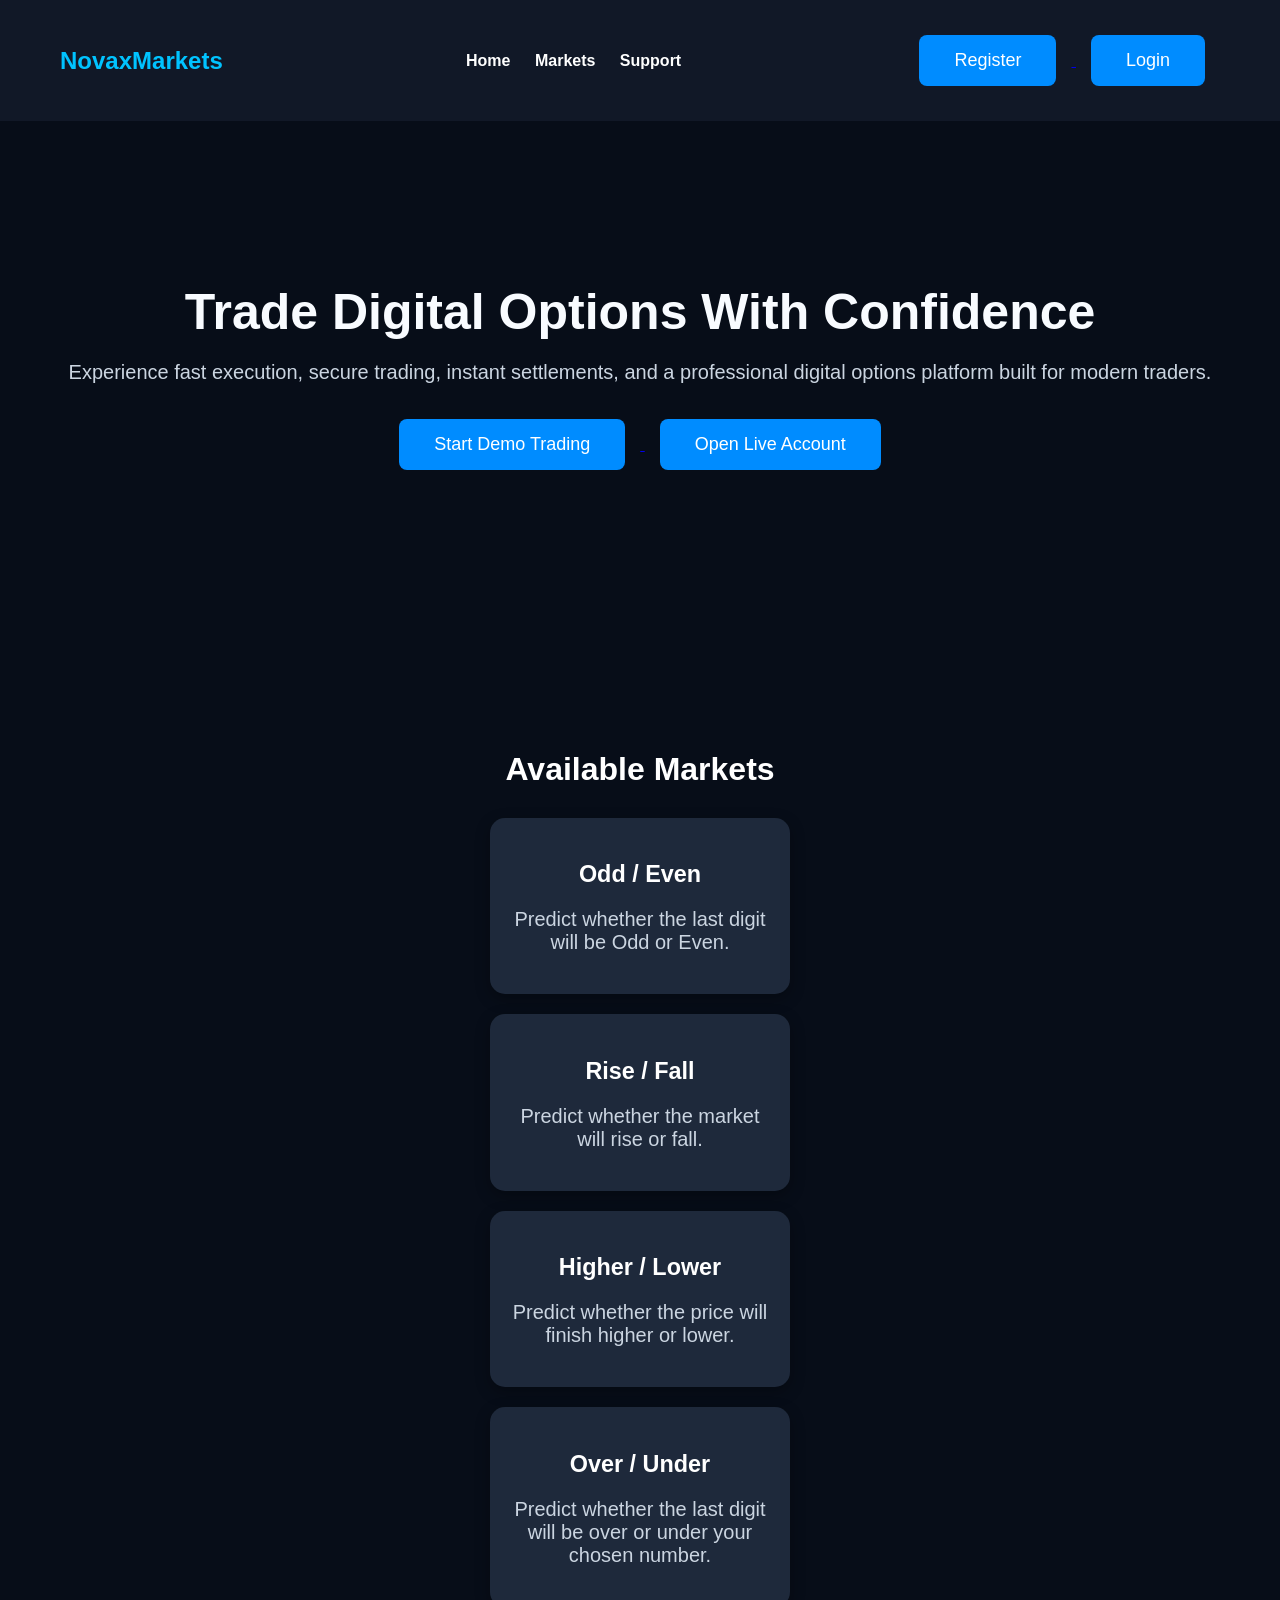
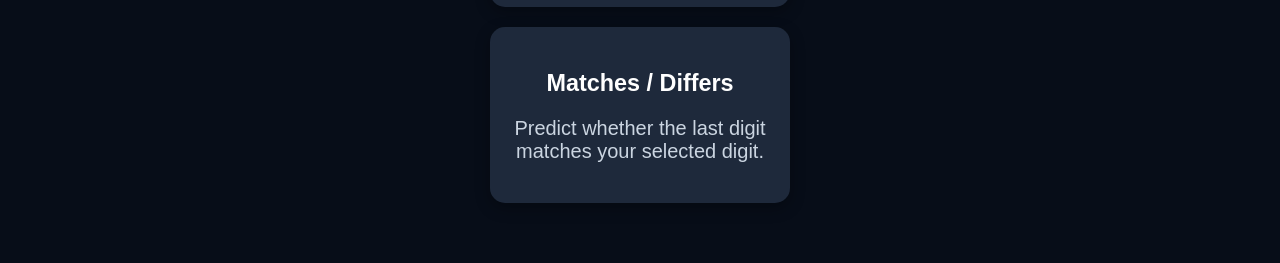
<file: frontend/index.html>
<!DOCTYPE html>
<html lang="en">
<head>
    <meta charset="UTF-8">
    <meta name="viewport" content="width=device-width, initial-scale=1.0">
    <title>NovaxMarkets</title>
    <link rel="stylesheet" href="style.css">
</head>

<body>

<header>
    <div class="logo">
        <h2>NovaxMarkets</h2>
    </div>

    <nav>
        <a href="#">Home</a>
<a href="#">Markets</a>
<a href="#">Support</a>
    </nav>
    <div class="user-actions">
   <a href="register.html">
    <button>Register</button>
</a>

<a href="login.html">
    <button>Login</button>
</a>
</div>
</header>

<section class="hero">

    <h1>Trade Digital Options With Confidence</h1>

    <p>
    Experience fast execution, secure trading, instant settlements,
    and a professional digital options platform built for modern traders.
    </p>

   <a href="register.html">
    <button>Start Demo Trading</button>
</a>

<a href="register.html">
    <button>Open Live Account</button>
</a>

</section>
<section class="markets">
    <h2>Available Markets</h2>

    <div class="market-card">
        <h3>Odd / Even</h3>
        <p>Predict whether the last digit will be Odd or Even.</p>
    </div>

    <div class="market-card">
        <h3>Rise / Fall</h3>
        <p>Predict whether the market will rise or fall.</p>
    </div>

    <div class="market-card">
        <h3>Higher / Lower</h3>
        <p>Predict whether the price will finish higher or lower.</p>
    </div>

    <div class="market-card">
        <h3>Over / Under</h3>
        <p>Predict whether the last digit will be over or under your chosen number.</p>
    </div>

    <div class="market-card">
        <h3>Matches / Differs</h3>
        <p>Predict whether the last digit matches your selected digit.</p>
    </div>
</section>

<script src="script.js"></script>

</body>
</html>
</file>
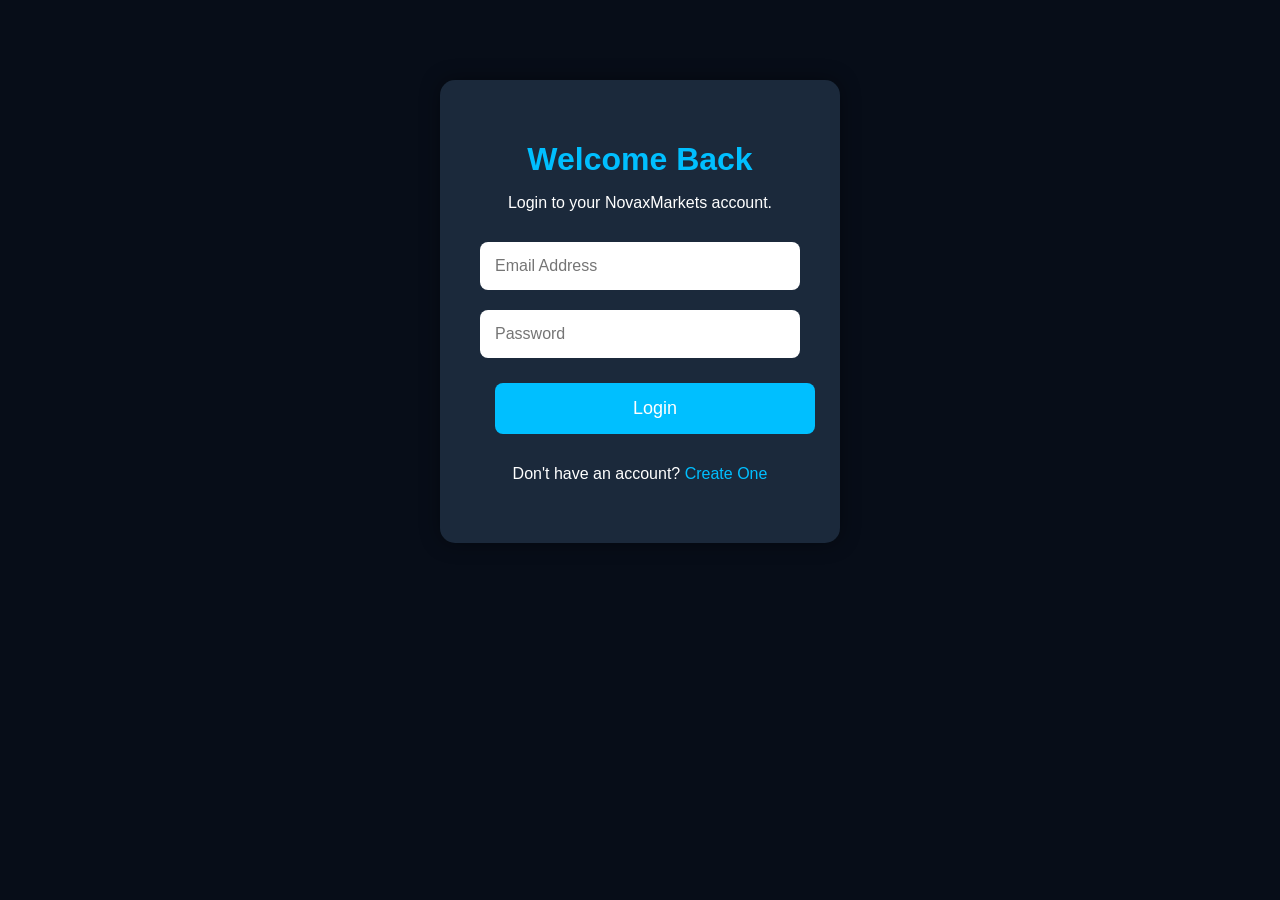
<file: frontend/dashboard.html>
<!DOCTYPE html>
<html lang="en">
<head>
<meta charset="UTF-8">
<meta name="viewport" content="width=device-width, initial-scale=1.0">
<title>NovaxMarkets Dashboard</title>

<link rel="stylesheet" href="style.css">

</head>

<body>

<header class="topbar">
    <button class="menu-btn" id="menuToggle" aria-label="Open navigation menu">☰</button>

    <div class="account-switcher" aria-label="Account switcher">
        <button class="account-pill active" data-account="demo">Demo | $10,000.00</button>
        <button class="account-pill" data-account="live">Live | $0.00</button>
    </div>

    <div class="top-actions">
        <button class="chat-btn live-chat-float" id="openLiveChatBtn" aria-label="Open live chat">💬 Live Chat</button>

        <div class="profile-wrap">
            <button class="profile-avatar" id="profileToggle" aria-label="Open profile menu">NT</button>
            <div class="profile-dropdown" id="profileDropdown">
                <a href="profile.html">My Profile</a>
                <a href="settings.html">Account Settings</a>
                <a href="#">Security</a>
                <a href="notifications.html">Notifications</a>
                <a href="index.html" data-nav="logout">Logout</a>
            </div>
        </div>
    </div>
</header>

<aside class="drawer" id="navDrawer">
    <div class="drawer-header">
        <div>
            <p class="drawer-label">NovaxMarkets</p>
            <h2>Navigation</h2>
        </div>
    </div>

    <nav class="drawer-nav">
        <a href="dashboard.html">Dashboard</a>
        <a href="dashboard.html">Trading Terminal</a>
        <a href="trade-history.html">Trade History</a>
        <a href="wallet.html">Wallet</a>
        <a href="deposit.html">Deposit</a>
        <a href="withdraw.html">Withdraw</a>
        <a href="profile.html">Profile</a>
        <a href="settings.html">Settings</a>
        <a href="notifications.html">Notifications</a>
        <a href="index.html" data-nav="logout">Logout</a>
    </nav>
</aside>

<div class="overlay" id="drawerOverlay"></div>

<div class="dashboard">
    <main class="content">
        <div class="welcome-bar">
            <div>
                <p class="muted-text">Welcome back</p>
                <h1>Welcome Trader</h1>
            </div>
            <div class="account-badge" id="current-account-badge">🟢 Demo Account</div>
        </div>

        <div class="balance-grid"></div>
        <section class="overview-grid">
            <article class="overview-card">
                <div class="overview-header">
                    <div>
                        <p class="section-tag">Market Information</p>
                        <h3 id="dashboardMarketInfo">Volatility 75 Index</h3>
                    </div>
                </div>
                <div class="wallet-stats">
                    <div class="wallet-stat">
                        <span>Current Price</span>
                        <strong id="dashboardMarketPrice">$0.00</strong>
                    </div>
                    <div class="wallet-stat">
                        <span>Status</span>
                        <strong id="dashboardMarketStatus">LIVE</strong>
                    </div>
                    <div class="wallet-stat">
                        <span>Payout</span>
                        <strong id="dashboardMarketPayout">95%</strong>
                    </div>
                    <div class="wallet-stat">
                        <span>Return</span>
                        <strong id="dashboardMarketReturn">$19.50</strong>
                    </div>
                </div>
            </article>

            <article class="overview-card">
                <div class="overview-header">
                    <div>
                        <p class="section-tag">Current Active Trade</p>
                        <h3>Active Position</h3>
                    </div>
                </div>
                <div class="wallet-stats">
                    <div class="wallet-stat">
                        <span>Position</span>
                        <strong id="currentTradePosition">Awaiting entry</strong>
                    </div>
                    <div class="wallet-stat">
                        <span>Stake</span>
                        <strong id="currentTradeStake">—</strong>
                    </div>
                    <div class="wallet-stat">
                        <span>Outcome</span>
                        <strong id="currentTradeOutcome">Awaiting entry</strong>
                    </div>
                    <div class="wallet-stat">
                        <span>Balance</span>
                        <strong id="currentTradeBalance">$0.00</strong>
                    </div>
                </div>
            </article>
        </section>
    </main>
</div>
<hr class="section-divider">
<section class="terminal" id="terminalSection">
    <div class="terminal-top">
        <div class="market-title">
            <span class="section-tag">Trading Terminal</span>
            <h2 id="market-name">Volatility</h2>
        </div>

        <div class="market-select-wrap">
            <label for="market-select">Select Market</label>
            <select id="market-select" class="market-select">
                <option>Volatility 10 Index</option>
                <option>Volatility 25 Index</option>
                <option>Volatility 50 Index</option>
                <option selected>Volatility 75 Index</option>
                <option>Volatility 100 Index</option>
                <option>Volatility 10 (1s)</option>
                <option>Volatility 25 (1s)</option>
                <option>Volatility 50 (1s)</option>
                <option>Volatility 75 (1s)</option>
                <option>Volatility 100 (1s)</option>
                <option>Jump 10 Index</option>
                <option>Jump 25 Index</option>
                <option>Jump 50 Index</option>
                <option>Jump 75 Index</option>
                <option>Jump 100 Index</option>
                <option>Step Index</option>
            </select>
        </div>
    </div>

    <div class="terminal-stats">
        <div class="stat-card">
            <span class="stat-label">Market</span>
            <strong id="terminalMarketName">Volatilities</strong>
        </div>
        <div class="stat-card">
            <span class="stat-label">Current live price</span>
            <strong id="tick-price">16584.482</strong>
        </div>
        <div class="stat-card">
            <span class="stat-label">Payout</span>
            <strong id="terminalPayout">95%</strong>
        </div>
        <div class="stat-card">
            <span class="stat-label">Return</span>
            <strong id="terminalReturn">$19.50</strong>
        </div>
        <div class="stat-card status-card">
            <span class="stat-label">Live status</span>
            <strong id="terminalStatus">LIVE</strong>
        </div>
    </div>

    <div class="terminal-controls">
        <div class="account-banner" id="active-account-banner">🟢 Demo Account Active</div>
        <div class="control-group">
            <label for="tick-duration">Tick duration</label>
            <select id="tick-duration">
                <option>1</option>
                <option>3</option>
                <option selected>5</option>
                <option>10</option>
            </select>
        </div>

        <div class="control-group countdown-group">
            <label>Countdown</label>
            <div class="countdown-badge" id="countdown">5</div>
        </div>
    </div>

    <div class="chart-type-switcher" aria-label="Chart type selector">
        <button class="chart-btn active" data-chart="line">NOVAX LINE</button>
        <button class="chart-btn" data-chart="candle">NOVAX CANDLE</button>
        <button class="chart-btn" data-chart="bar">NOVAX OHLC</button>
    </div>

    <div class="chart-card">
        <div id="liveChart" class="chart-surface" aria-label="Live market chart"></div>
    </div>

    <div class="digits-panel">
        <div class="digits-head">
            <span>Last digit</span>
            <div class="digit-badge"><span id="last-digit">1</span></div>
        </div>

        <div class="digits">
            <div class="digit" data-digit="0"><span class="digit-value">0</span><span class="digit-percent">0.0%</span></div>
            <div class="digit" data-digit="1"><span class="digit-value">1</span><span class="digit-percent">0.0%</span></div>
            <div class="digit" data-digit="2"><span class="digit-value">2</span><span class="digit-percent">0.0%</span></div>
            <div class="digit" data-digit="3"><span class="digit-value">3</span><span class="digit-percent">0.0%</span></div>
            <div class="digit" data-digit="4"><span class="digit-value">4</span><span class="digit-percent">0.0%</span></div>
            <div class="digit" data-digit="5"><span class="digit-value">5</span><span class="digit-percent">0.0%</span></div>
            <div class="digit" data-digit="6"><span class="digit-value">6</span><span class="digit-percent">0.0%</span></div>
            <div class="digit" data-digit="7"><span class="digit-value">7</span><span class="digit-percent">0.0%</span></div>
            <div class="digit" data-digit="8"><span class="digit-value">8</span><span class="digit-percent">0.0%</span></div>
            <div class="digit" data-digit="9"><span class="digit-value">9</span><span class="digit-percent">0.0%</span></div>
        </div>
    </div>

    <div class="trade-feedback" id="trade-feedback" role="status"></div>

    <div class="trade-actions">
        <button class="even-btn">🟢 EVEN</button>
        <button class="odd-btn">🔴 ODD</button>
    </div>
</section>
<div class="live-chat-window" id="liveChatWindow" aria-hidden="true">
    <header>
        <strong>Live Chat</strong>
        <button class="secondary-btn" id="closeLiveChat" aria-label="Close live chat">×</button>
    </header>
    <div class="chat-messages">
        <div class="chat-bubble agent">Welcome! How can I assist with your trading today?</div>
        <div class="chat-bubble">I’d like help with my current position.</div>
    </div>
    <div class="chat-input">
        <input type="text" id="liveChatInput" placeholder="Type a message...">
        <button id="sendLiveChat" type="button">Send</button>
    </div>
</div>
<script src="script.js"></script>
</body>
</html>
</file>
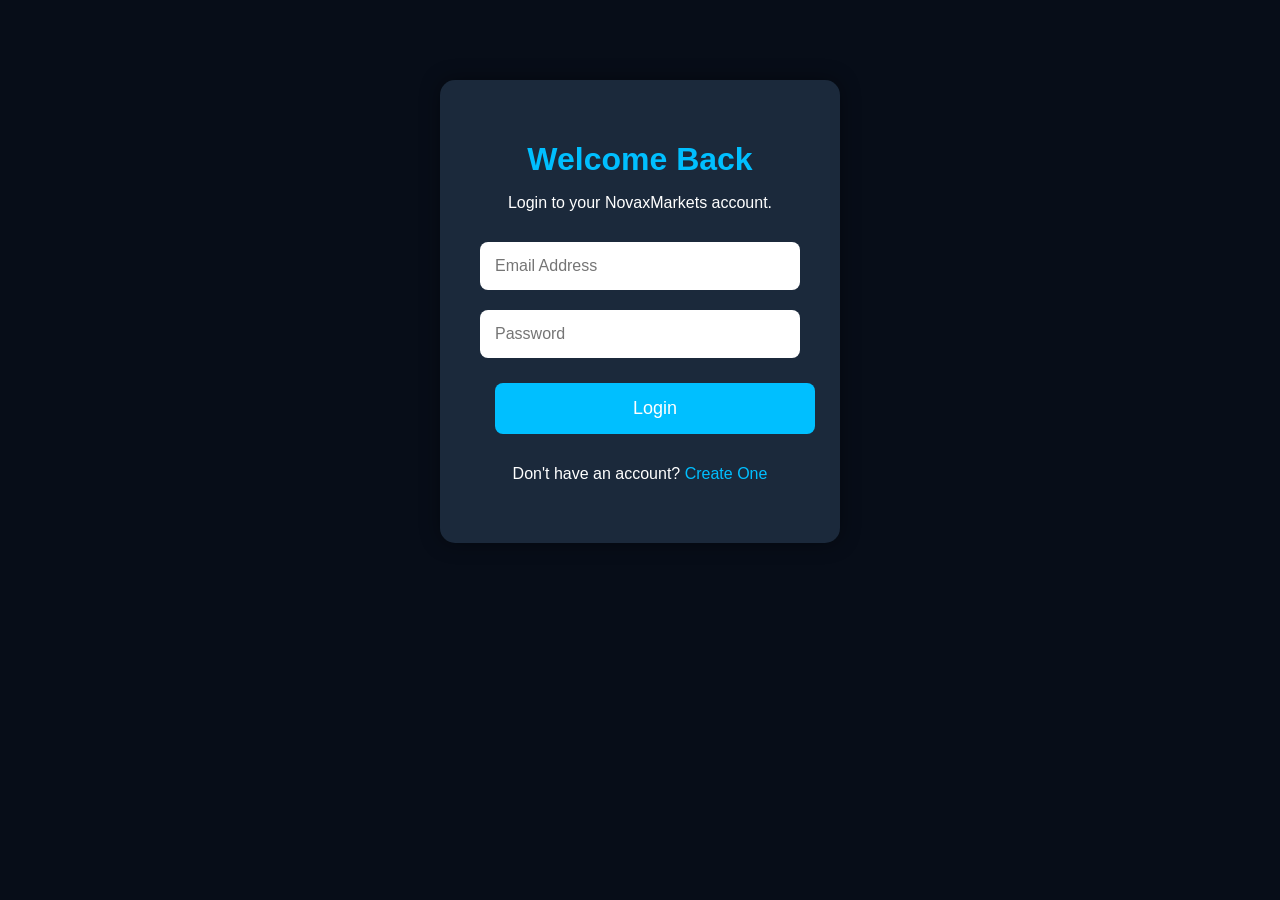
<file: frontend/deposit.html>
<!DOCTYPE html>
<html lang="en">
<head>
<meta charset="UTF-8">
<meta name="viewport" content="width=device-width, initial-scale=1.0">
<title>NovaxMarkets Deposit</title>
<link rel="stylesheet" href="style.css">
</head>
<body>
<header class="topbar">
    <button class="menu-btn" id="menuToggle" aria-label="Open navigation menu">☰</button>

    <div class="account-switcher" aria-label="Account switcher">
        <button class="account-pill" data-account="demo">Demo | $10,000.00</button>
        <button class="account-pill" data-account="live">Live | $0.00</button>
    </div>

    <div class="top-actions">
        <button class="chat-btn" aria-label="Open live chat">💬</button>
        <div class="profile-wrap">
            <button class="profile-avatar" id="profileToggle" aria-label="Open profile menu">NT</button>
            <div class="profile-dropdown" id="profileDropdown">
                <a href="profile.html">My Profile</a>
                <a href="settings.html">Account Settings</a>
                <a href="settings.html">Security</a>
                <a href="notifications.html">Notifications</a>
                <a href="index.html">Logout</a>
            </div>
        </div>
    </div>
</header>

<aside class="drawer" id="navDrawer">
    <div class="drawer-header">
        <div>
            <p class="drawer-label">NovaxMarkets</p>
            <h2>Navigation</h2>
        </div>
    </div>

    <nav class="drawer-nav">
        <a href="dashboard.html">Dashboard</a>
        <a href="dashboard.html">Trading Terminal</a>
        <a href="trade-history.html">Trade History</a>
        <a href="wallet.html">Wallet</a>
        <a href="deposit.html">Deposit</a>
        <a href="withdraw.html">Withdraw</a>
        <a href="profile.html">Profile</a>
        <a href="settings.html">Settings</a>
        <a href="notifications.html">Notifications</a>
    </nav>
</aside>

<div class="overlay" id="drawerOverlay"></div>

<main class="page-shell">
    <section class="page-header">
        <div>
            <p class="muted-text">Wallet funding</p>
            <h1>Deposit</h1>
        </div>
    </section>

    <section class="page-grid">
        <article class="panel-card">
            <h3>Deposit Funds</h3>
            <form id="depositForm" class="form-stack">
                <label>Deposit Amount<input type="number" id="depositAmount" min="10" step="10" placeholder="100" required></label>
                <label>Payment Method<select id="depositMethod">
                    <option value="M-Pesa">M-Pesa</option>
                    <option value="Bank Transfer">Bank Transfer</option>
                </select></label>
                <button type="submit" class="secondary-btn">Deposit</button>
            </form>
            <div class="message-box" id="depositMessage"></div>
        </article>

        <article class="panel-card">
            <div class="panel-title-row">
                <h3>Deposit History</h3>
            </div>
            <ul class="info-list" id="depositHistoryList"></ul>
        </article>
    </section>
</main>

<script src="script.js"></script>
</body>
</html>
</file>
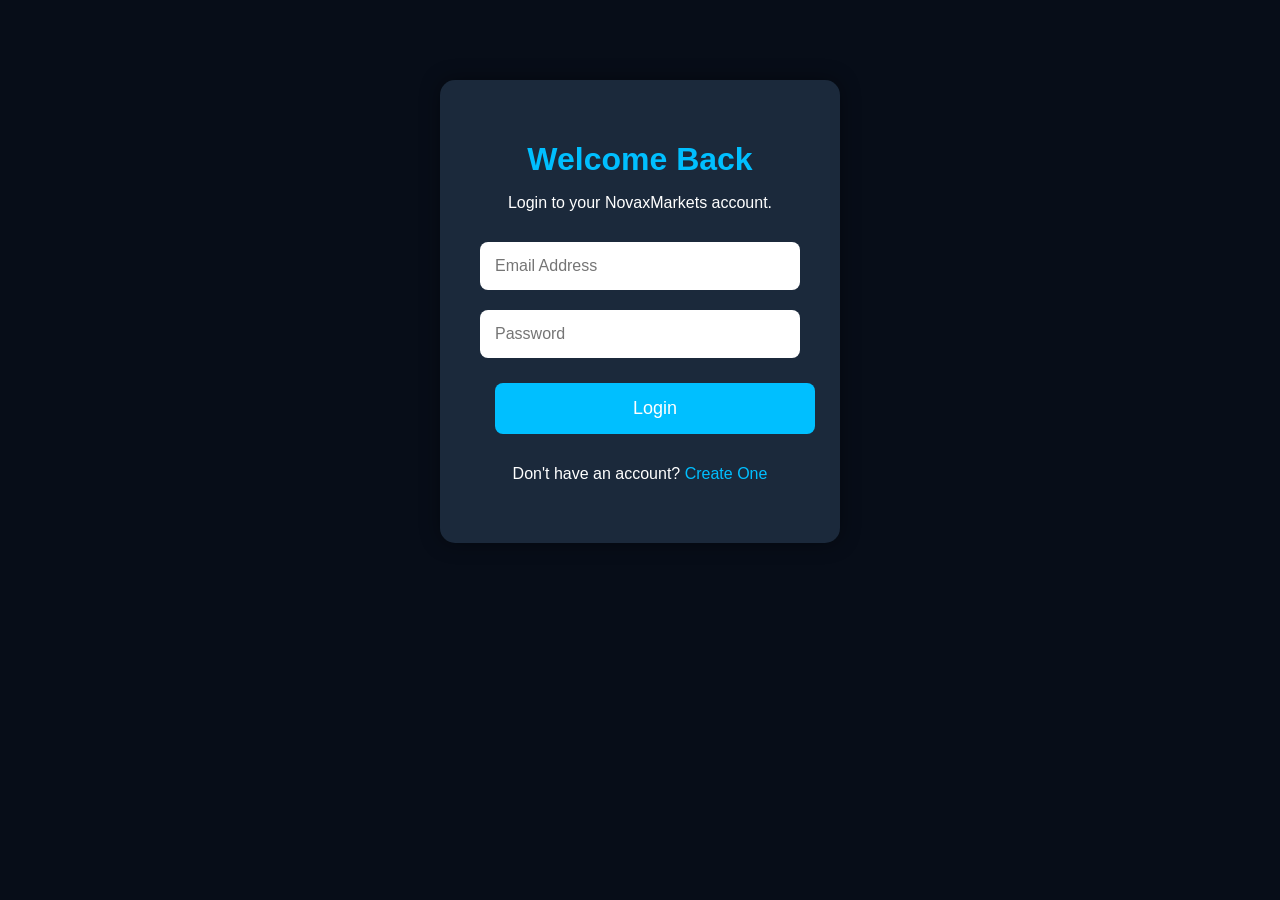
<file: frontend/login.html>
<!DOCTYPE html>
<html lang="en">
<head>
    <meta charset="UTF-8">
    <meta name="viewport" content="width=device-width, initial-scale=1.0">
    <title>Login - NovaxMarkets</title>
    <link rel="stylesheet" href="style.css">
</head>

<body>

<div class="auth-container">

    <h1>Welcome Back</h1>

    <p>Login to your NovaxMarkets account.</p>

    <form id="loginForm">
        <div class="message-box" id="authMessage" hidden></div>
        <input type="email" id="loginEmail" placeholder="Email Address" required>
        <input type="password" id="loginPassword" placeholder="Password" required>
        <button type="submit">Login</button>
    </form>

    <p>
        Don't have an account?
        <a href="register.html">Create One</a>
    </p>

</div>

<script src="script.js"></script>
</body>
</html>
</file>
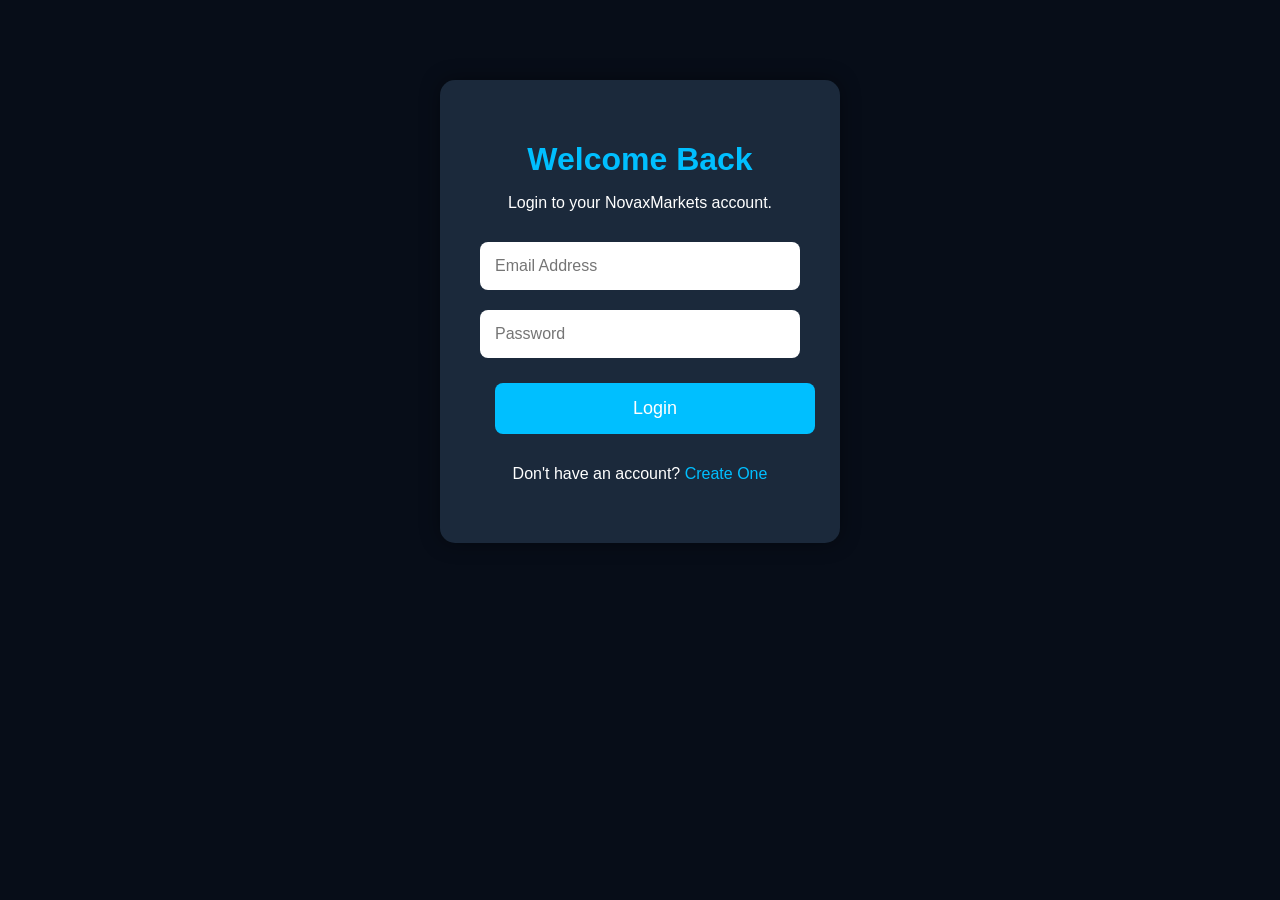
<file: frontend/notifications.html>
<!DOCTYPE html>
<html lang="en">
<head>
<meta charset="UTF-8">
<meta name="viewport" content="width=device-width, initial-scale=1.0">
<title>NovaxMarkets Notifications</title>
<link rel="stylesheet" href="style.css">
</head>
<body>
<header class="topbar">
    <button class="menu-btn" id="menuToggle" aria-label="Open navigation menu">☰</button>

    <div class="account-switcher" aria-label="Account switcher">
        <button class="account-pill" data-account="demo">Demo | $10,000.00</button>
        <button class="account-pill" data-account="live">Live | $0.00</button>
    </div>

    <div class="top-actions">
        <button class="chat-btn" aria-label="Open live chat">💬</button>
        <div class="profile-wrap">
            <button class="profile-avatar" id="profileToggle" aria-label="Open profile menu">NT</button>
            <div class="profile-dropdown" id="profileDropdown">
                <a href="profile.html">My Profile</a>
                <a href="settings.html">Account Settings</a>
                <a href="#">Security</a>
                <a href="notifications.html">Notifications</a>
                <a href="index.html">Logout</a>
            </div>
        </div>
    </div>
</header>

<aside class="drawer" id="navDrawer">
    <div class="drawer-header">
        <div>
            <p class="drawer-label">NovaxMarkets</p>
            <h2>Navigation</h2>
        </div>
    </div>

    <nav class="drawer-nav">
        <a href="dashboard.html">Dashboard</a>
        <a href="dashboard.html">Trading Terminal</a>
        <a href="trade-history.html">Trade History</a>
        <a href="wallet.html">Wallet</a>
        <a href="deposit.html">Deposit</a>
        <a href="withdraw.html">Withdraw</a>
        <a href="profile.html">Profile</a>
        <a href="settings.html">Settings</a>
        <a href="notifications.html">Notifications</a>
    </nav>
</aside>

<div class="overlay" id="drawerOverlay"></div>

<main class="notifications-page">
    <section class="page-header">
        <div>
            <p class="muted-text">Inbox</p>
            <h1>Notifications</h1>
        </div>
    </section>

    <section class="panel-card">
        <div class="panel-title-row">
            <h3>Recent Activity</h3>
        </div>
        <div class="notifications-list" id="notificationsListPage"></div>
    </section>
</main>

<script src="script.js"></script>
</body>
</html>
</file>
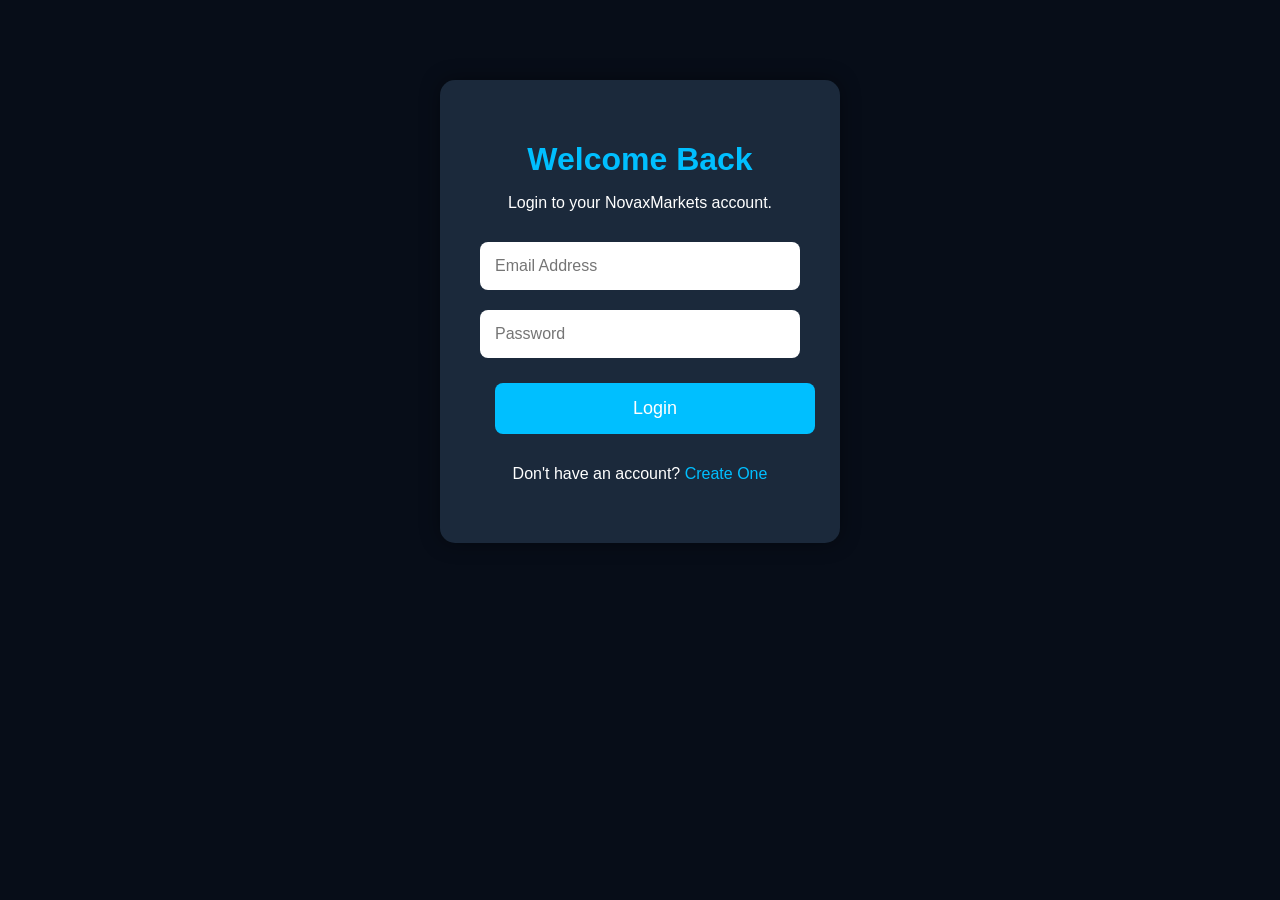
<file: frontend/profile.html>
<!DOCTYPE html>
<html lang="en">
<head>
<meta charset="UTF-8">
<meta name="viewport" content="width=device-width, initial-scale=1.0">
<title>NovaxMarkets Profile</title>
<link rel="stylesheet" href="style.css">
</head>
<body>
<header class="topbar">
    <button class="menu-btn" id="menuToggle" aria-label="Open navigation menu">☰</button>

    <div class="account-switcher" aria-label="Account switcher">
        <button class="account-pill" data-account="demo">Demo | $10,000.00</button>
        <button class="account-pill" data-account="live">Live | $0.00</button>
    </div>

    <div class="top-actions">
        <button class="chat-btn" aria-label="Open live chat">💬</button>
        <div class="profile-wrap">
            <button class="profile-avatar" id="profileToggle" aria-label="Open profile menu">NT</button>
            <div class="profile-dropdown" id="profileDropdown">
                <a href="profile.html">My Profile</a>
                <a href="settings.html">Account Settings</a>
                <a href="settings.html">Security</a>
                <a href="notifications.html">Notifications</a>
                <a href="index.html">Logout</a>
            </div>
        </div>
    </div>
</header>

<aside class="drawer" id="navDrawer">
    <div class="drawer-header">
        <div>
            <p class="drawer-label">NovaxMarkets</p>
            <h2>Navigation</h2>
        </div>
    </div>

    <nav class="drawer-nav">
        <a href="dashboard.html">Dashboard</a>
        <a href="dashboard.html">Trading Terminal</a>
        <a href="trade-history.html">Trade History</a>
        <a href="wallet.html">Wallet</a>
        <a href="deposit.html">Deposit</a>
        <a href="withdraw.html">Withdraw</a>
        <a href="profile.html">Profile</a>
        <a href="settings.html">Settings</a>
    </nav>
</aside>

<div class="overlay" id="drawerOverlay"></div>

<main class="page-shell">
    <section class="page-header">
        <div>
            <p class="muted-text">Personal details</p>
            <h1>Profile</h1>
        </div>
        <div class="page-actions">
            <button class="secondary-btn" id="editProfileBtn">Edit Profile</button>
            <button class="secondary-btn" id="changePasswordBtn">Change Password</button>
        </div>
    </section>

    <section class="page-grid">
        <article class="panel-card profile-card">
            <div class="profile-avatar-large" id="profileAvatar">NT</div>
            <div class="profile-summary">
                <h2 id="profileName">Novax Trader</h2>
                <p id="profileUsername">@novaxtrader</p>
            </div>
        </article>

        <article class="panel-card">
            <div class="details-grid">
                <div><span>Full Name</span><strong id="profileFullName">-</strong></div>
                <div><span>Username</span><strong id="profileUsernameField">-</strong></div>
                <div><span>Email</span><strong id="profileEmail">-</strong></div>
                <div><span>Phone Number</span><strong id="profilePhone">-</strong></div>
                <div><span>Country</span><strong id="profileCountry">-</strong></div>
                <div><span>Account ID</span><strong id="profileAccountId">-</strong></div>
                <div><span>Registration Date</span><strong id="profileRegistration">-</strong></div>
            </div>
        </article>
    </section>

    <section class="panel-card form-card" id="profileFormCard" hidden>
        <h3>Update Profile</h3>
        <form id="profileForm" class="form-stack">
            <div class="field-row">
                <label>Full Name<input type="text" id="formFullName" required></label>
                <label>Username<input type="text" id="formUsername" required></label>
            </div>
            <div class="field-row">
                <label>Email<input type="email" id="formEmail" required></label>
                <label>Phone Number<input type="tel" id="formPhone"></label>
            </div>
            <div class="field-row">
                <label>Country<input type="text" id="formCountry"></label>
                <label>Account ID<input type="text" id="formAccountId" readonly></label>
            </div>
            <div class="field-row">
                <label>Avatar Initials<input type="text" id="formAvatar" maxlength="2"></label>
            </div>
            <div class="form-actions">
                <button type="submit" class="secondary-btn">Save Profile</button>
                <button type="button" class="secondary-btn" id="cancelProfileEdit">Cancel</button>
            </div>
        </form>
    </section>

    <section class="panel-card form-card" id="passwordFormCard" hidden>
        <h3>Change Password</h3>
        <form id="passwordForm" class="form-stack">
            <label>Current Password<input type="password" id="currentPassword" required></label>
            <label>New Password<input type="password" id="newPassword" required></label>
            <label>Confirm Password<input type="password" id="confirmPassword" required></label>
            <div class="form-actions">
                <button type="submit" class="secondary-btn">Update Password</button>
                <button type="button" class="secondary-btn" id="cancelPasswordEdit">Cancel</button>
            </div>
        </form>
    </section>
</main>

<script src="script.js"></script>
</body>
</html>
</file>
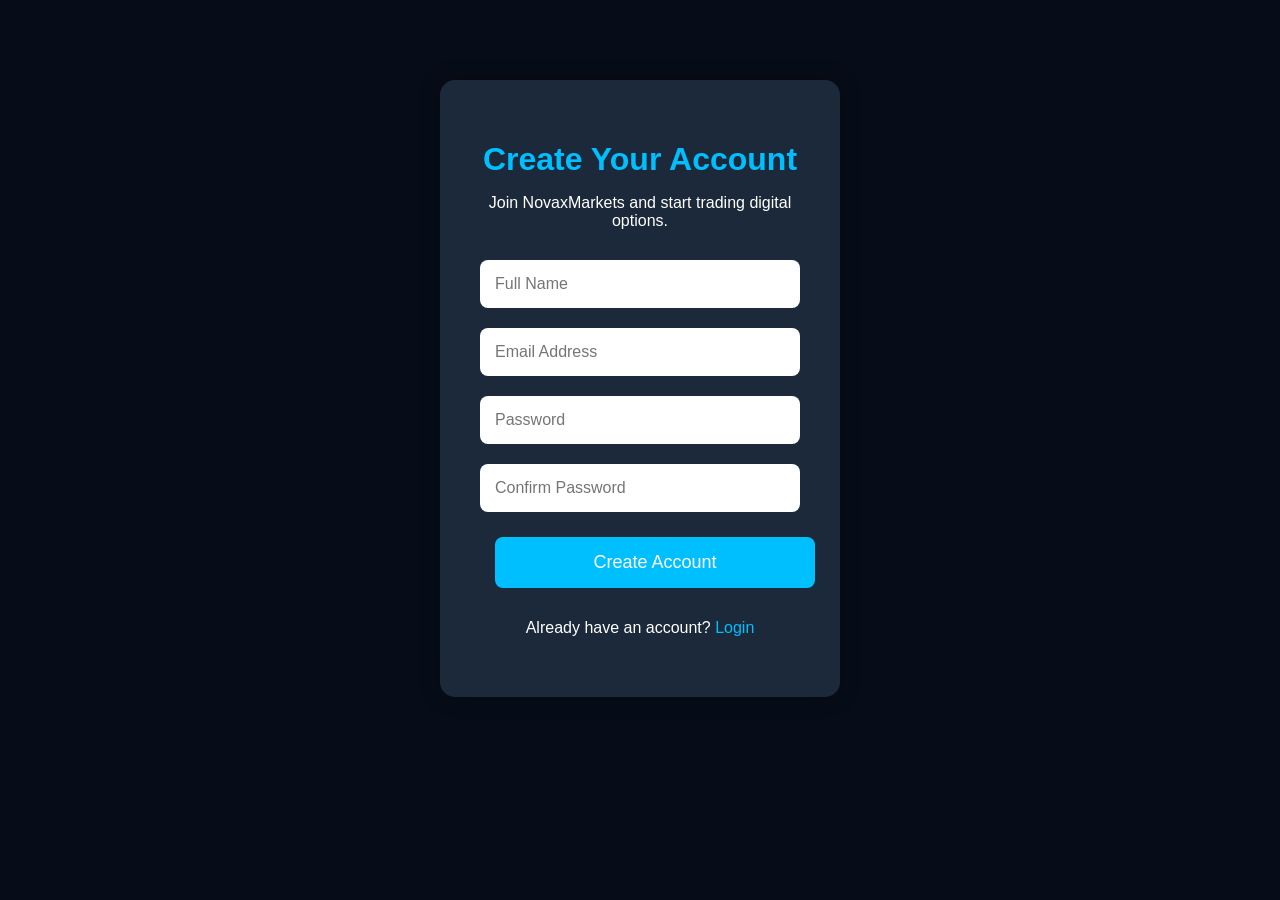
<file: frontend/register.html>
<!DOCTYPE html>
<html lang="en">
<head>
    <meta charset="UTF-8">
    <meta name="viewport" content="width=device-width, initial-scale=1.0">
    <title>Create Account - NovaxMarkets</title>
    <link rel="stylesheet" href="style.css">
</head>

<body>

<div class="auth-container">

    <h1>Create Your Account</h1>
    <p>Join NovaxMarkets and start trading digital options.</p>

    <form id="registerForm">
        <div class="message-box" id="authMessage" hidden></div>
        <input type="text" id="registerFullName" placeholder="Full Name" required>
        <input type="email" id="registerEmail" placeholder="Email Address" required>
        <input type="password" id="registerPassword" placeholder="Password" required>
        <input type="password" id="registerConfirmPassword" placeholder="Confirm Password" required>
        <button type="submit">Create Account</button>
    </form>

    <p>
        Already have an account?
        <a href="login.html">Login</a>
    </p>

</div>

<script src="script.js"></script>
</body>
</html>
</file>
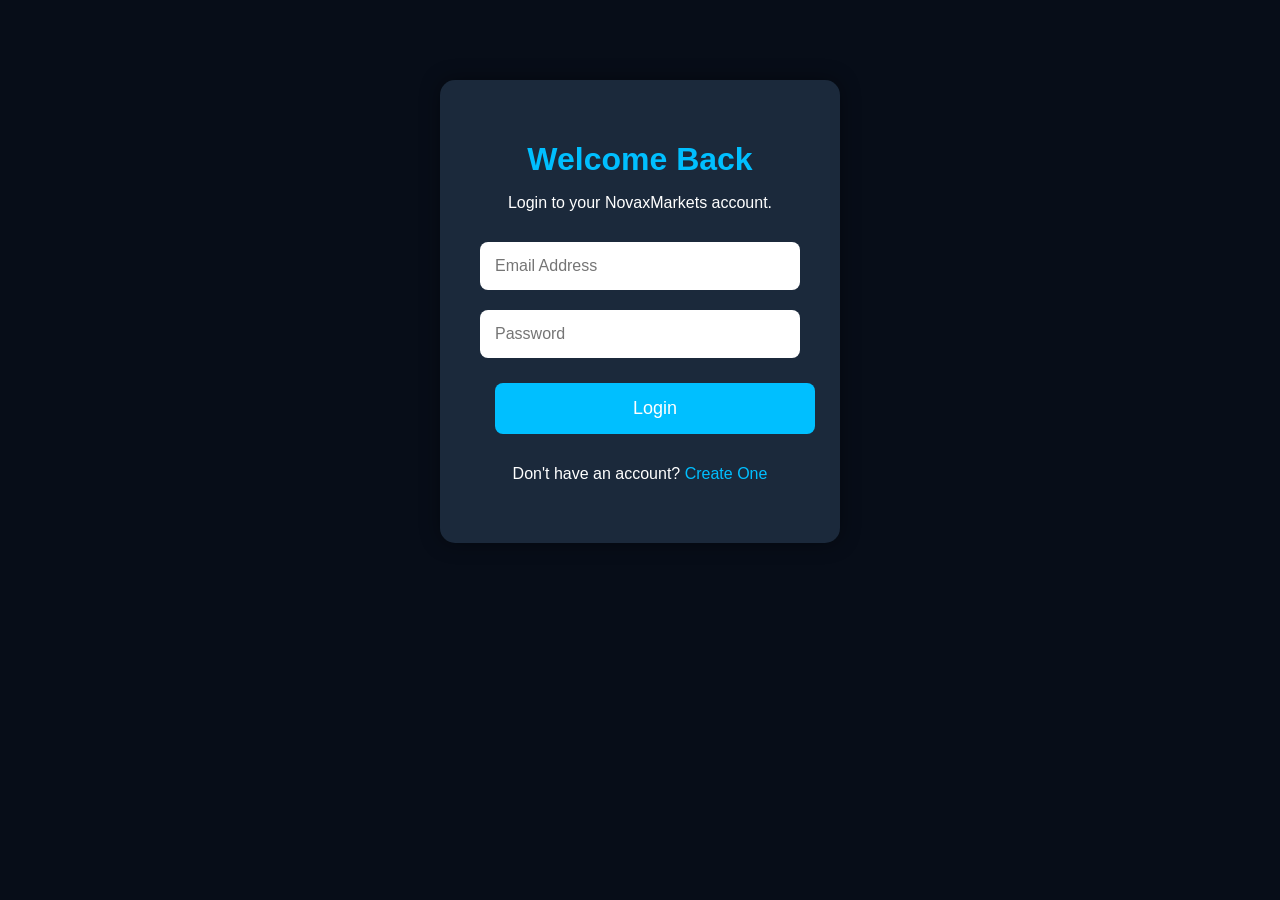
<file: frontend/settings.html>
<!DOCTYPE html>
<html lang="en">
<head>
<meta charset="UTF-8">
<meta name="viewport" content="width=device-width, initial-scale=1.0">
<title>NovaxMarkets Settings</title>
<link rel="stylesheet" href="style.css">
</head>
<body>
<header class="topbar">
    <button class="menu-btn" id="menuToggle" aria-label="Open navigation menu">☰</button>

    <div class="account-switcher" aria-label="Account switcher">
        <button class="account-pill" data-account="demo">Demo | $10,000.00</button>
        <button class="account-pill" data-account="live">Live | $0.00</button>
    </div>

    <div class="top-actions">
        <button class="chat-btn" aria-label="Open live chat">💬</button>
        <div class="profile-wrap">
            <button class="profile-avatar" id="profileToggle" aria-label="Open profile menu">NT</button>
            <div class="profile-dropdown" id="profileDropdown">
                <a href="profile.html">My Profile</a>
                <a href="settings.html">Account Settings</a>
                <a href="settings.html">Security</a>
                <a href="notifications.html">Notifications</a>
                <a href="index.html">Logout</a>
            </div>
        </div>
    </div>
</header>

<aside class="drawer" id="navDrawer">
    <div class="drawer-header">
        <div>
            <p class="drawer-label">NovaxMarkets</p>
            <h2>Navigation</h2>
        </div>
    </div>

    <nav class="drawer-nav">
        <a href="dashboard.html">Dashboard</a>
        <a href="dashboard.html">Trading Terminal</a>
        <a href="trade-history.html">Trade History</a>
        <a href="wallet.html">Wallet</a>
        <a href="deposit.html">Deposit</a>
        <a href="withdraw.html">Withdraw</a>
        <a href="profile.html">Profile</a>
        <a href="settings.html">Settings</a>
        <a href="notifications.html">Notifications</a>
    </nav>
</aside>

<div class="overlay" id="drawerOverlay"></div>

<main class="page-shell">
    <section class="page-header">
        <div>
            <p class="muted-text">Preferences & security</p>
            <h1>Settings</h1>
        </div>
    </section>

    <section class="page-grid settings-grid">
        <article class="panel-card">
            <h3>General</h3>
            <div class="form-stack">
                <label>Language<select id="settingLanguage"><option value="English">English</option><option value="French">French</option><option value="Spanish">Spanish</option></select></label>
                <label>Time Zone<select id="settingTimezone"><option value="UTC">UTC</option><option value="GMT">GMT</option><option value="EST">EST</option></select></label>
                <label>Currency<select id="settingCurrency"><option value="USD">USD</option><option value="EUR">EUR</option><option value="GBP">GBP</option></select></label>
            </div>
        </article>

        <article class="panel-card">
            <h3>Appearance</h3>
            <div class="form-stack">
                <label>Theme<select id="settingTheme"><option value="dark">Dark</option><option value="light">Light</option></select></label>
                <label>Accent Color<select id="settingAccent"><option value="#00c2ff">Cyan</option><option value="#21c55d">Green</option><option value="#a855f7">Purple</option><option value="#f59e0b">Gold</option></select></label>
            </div>
        </article>

        <article class="panel-card">
            <h3>Trading</h3>
            <div class="form-stack">
                <label>Default Market<select id="settingMarket"><option>Volatility 75 Index</option><option>Volatility 50 Index</option><option>Volatility 25 Index</option></select></label>
                <label>Default Stake<input type="number" id="settingStake" min="10" step="5"></label>
                <label>Default Tick Duration<select id="settingTick"><option>1</option><option>3</option><option>5</option><option>10</option></select></label>
                <label>Default Chart Type<select id="settingChart"><option value="line">Line</option><option value="candle">Candle</option><option value="ohlc">OHLC</option></select></label>
            </div>
        </article>

        <article class="panel-card">
            <h3>Notifications</h3>
            <div class="checkbox-stack">
                <label><input type="checkbox" id="notifTrade"> Trade Notifications</label>
                <label><input type="checkbox" id="notifDeposit"> Deposit Notifications</label>
                <label><input type="checkbox" id="notifWithdraw"> Withdrawal Notifications</label>
            </div>
        </article>

        <article class="panel-card">
            <h3>Security</h3>
            <div class="checkbox-stack">
                <label><input type="checkbox" id="setting2fa"> Two-Factor Authentication</label>
                <label><input type="checkbox" id="settingSessions"> Active Sessions Monitoring</label>
            </div>
            <p class="muted-text">Password changes and security updates apply to your active account only.</p>
        </article>
    </section>
</main>

<script src="script.js"></script>
</body>
</html>
</file>
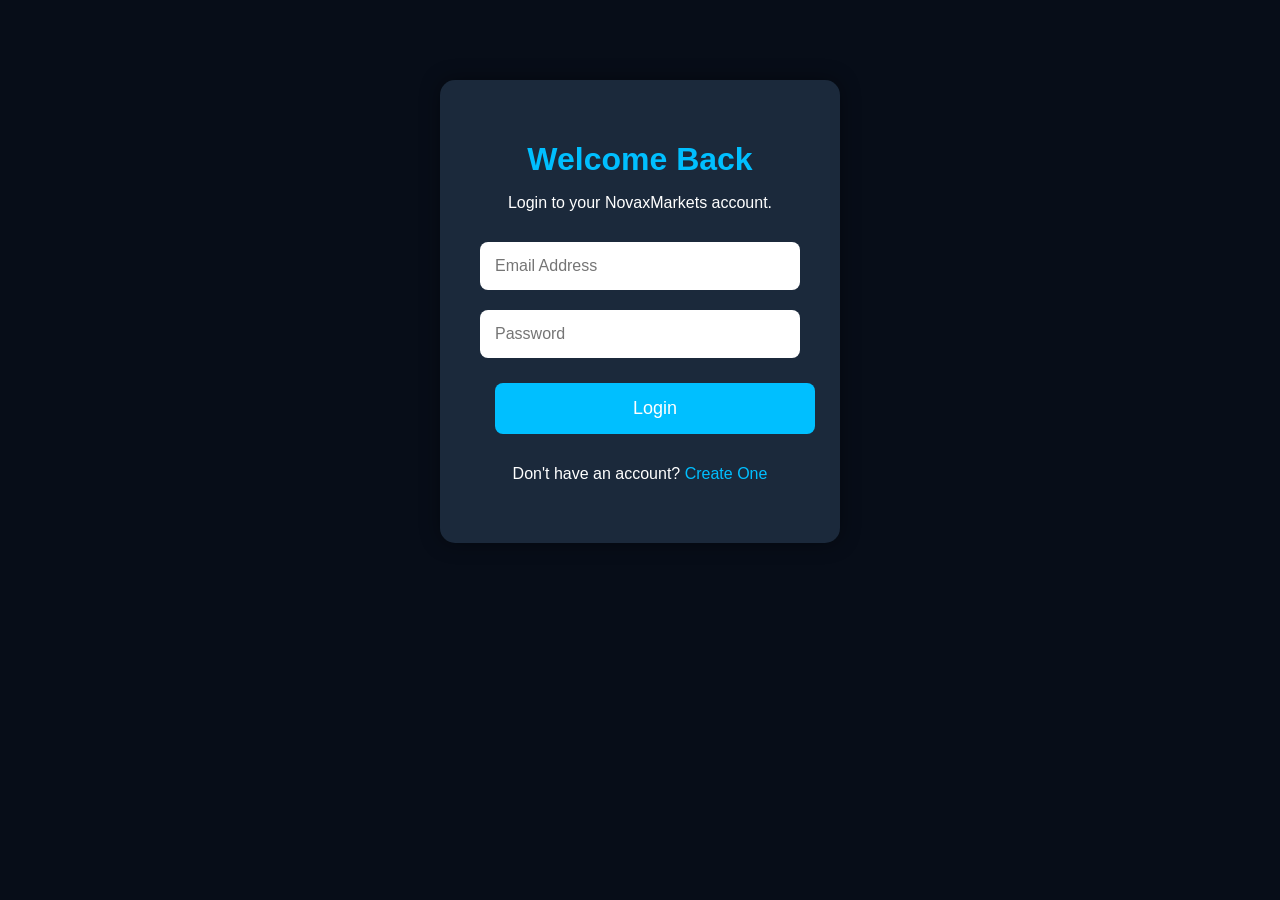
<file: frontend/wallet.html>
<!DOCTYPE html>
<html lang="en">
<head>
<meta charset="UTF-8">
<meta name="viewport" content="width=device-width, initial-scale=1.0">
<title>NovaxMarkets Wallet</title>
<link rel="stylesheet" href="style.css">
</head>
<body>
<header class="topbar">
    <button class="menu-btn" id="menuToggle" aria-label="Open navigation menu">☰</button>

    <div class="account-switcher" aria-label="Account switcher">
        <button class="account-pill" data-account="demo">Demo | $10,000.00</button>
        <button class="account-pill" data-account="live">Live | $0.00</button>
    </div>

    <div class="top-actions">
        <button class="chat-btn" aria-label="Open live chat">💬</button>
        <div class="profile-wrap">
            <button class="profile-avatar" id="profileToggle" aria-label="Open profile menu">NT</button>
            <div class="profile-dropdown" id="profileDropdown">
                <a href="profile.html">My Profile</a>
                <a href="settings.html">Account Settings</a>
                <a href="settings.html">Security</a>
                <a href="notifications.html">Notifications</a>
                <a href="index.html">Logout</a>
            </div>
        </div>
    </div>
</header>

<aside class="drawer" id="navDrawer">
    <div class="drawer-header">
        <div>
            <p class="drawer-label">NovaxMarkets</p>
            <h2>Navigation</h2>
        </div>
    </div>

    <nav class="drawer-nav">
        <a href="dashboard.html">Dashboard</a>
        <a href="dashboard.html">Trading Terminal</a>
        <a href="trade-history.html">Trade History</a>
        <a href="wallet.html">Wallet</a>
        <a href="deposit.html">Deposit</a>
        <a href="withdraw.html">Withdraw</a>
        <a href="profile.html">Profile</a>
        <a href="settings.html">Settings</a>
    </nav>
</aside>

<div class="overlay" id="drawerOverlay"></div>

<main class="page-shell">
    <section class="page-header">
        <div>
            <p class="muted-text">Secure wallet</p>
            <h1>Wallet</h1>
        </div>
        <div class="page-actions">
            <a class="secondary-btn" href="deposit.html">Deposit</a>
            <a class="secondary-btn" href="withdraw.html">Withdraw</a>
        </div>
    </section>

    <section class="page-grid">
        <article class="panel-card wallet-summary">
            <p class="section-tag">Balance Overview</p>
            <h2 id="walletCurrentBalance">$0.00</h2>
            <div class="wallet-metrics">
                <div><span>Available Balance</span><strong id="walletAvailableBalance">$0.00</strong></div>
                <div><span>Total Deposits</span><strong id="walletTotalDeposits">$0.00</strong></div>
                <div><span>Total Withdrawals</span><strong id="walletTotalWithdrawals">$0.00</strong></div>
                <div><span>Total Profit/Loss</span><strong id="walletProfitLoss">$0.00</strong></div>
            </div>
        </article>

        <article class="panel-card">
            <div class="panel-title-row">
                <h3>Recent Transactions</h3>
            </div>
            <ul class="info-list" id="walletTransactionsList"></ul>
        </article>
    </section>
</main>

<script src="script.js"></script>
</body>
</html>
</file>
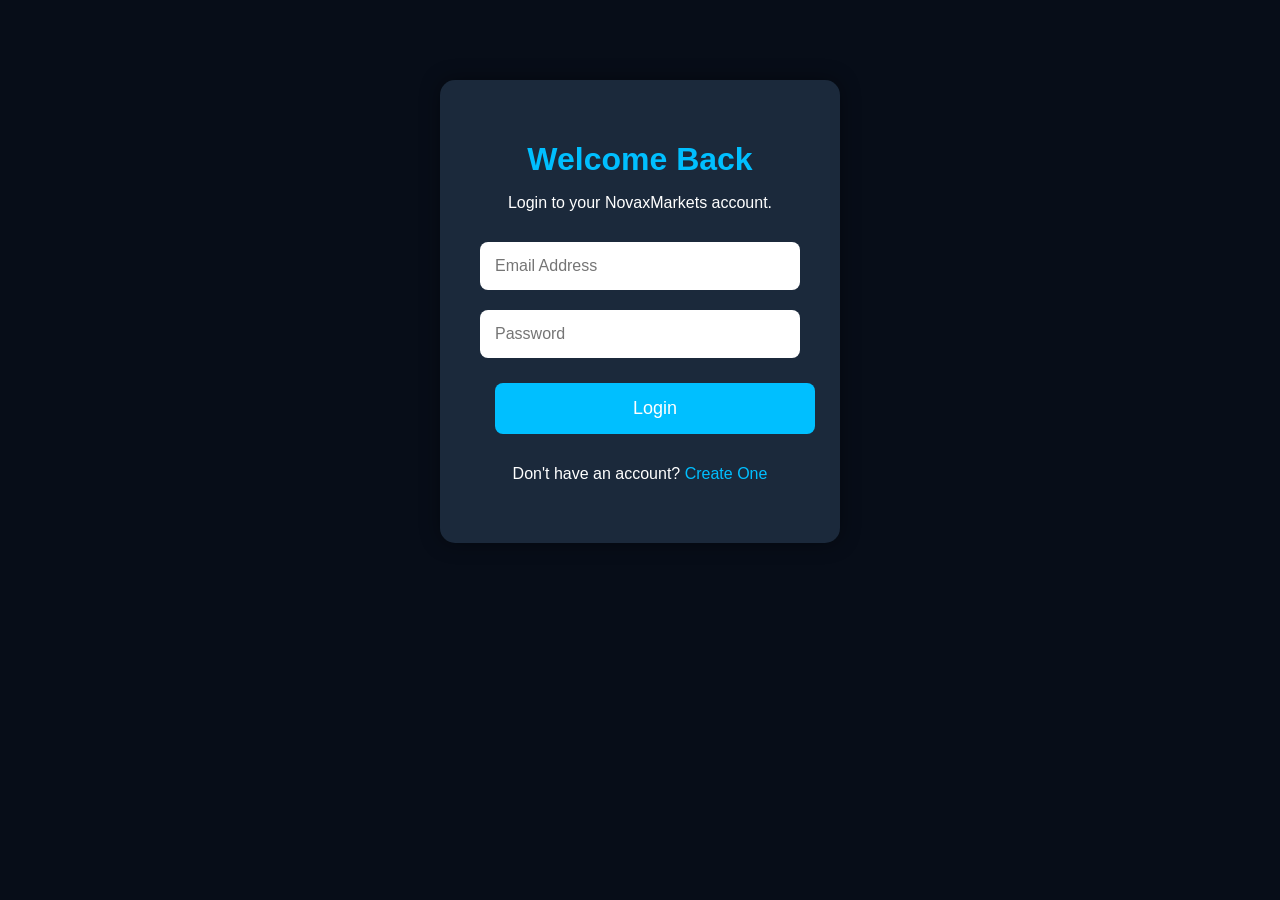
<file: frontend/withdraw.html>
<!DOCTYPE html>
<html lang="en">
<head>
<meta charset="UTF-8">
<meta name="viewport" content="width=device-width, initial-scale=1.0">
<title>NovaxMarkets Withdraw</title>
<link rel="stylesheet" href="style.css">
</head>
<body>
<header class="topbar">
    <button class="menu-btn" id="menuToggle" aria-label="Open navigation menu">☰</button>

    <div class="account-switcher" aria-label="Account switcher">
        <button class="account-pill" data-account="demo">Demo | $10,000.00</button>
        <button class="account-pill" data-account="live">Live | $0.00</button>
    </div>

    <div class="top-actions">
        <button class="chat-btn" aria-label="Open live chat">💬</button>
        <div class="profile-wrap">
            <button class="profile-avatar" id="profileToggle" aria-label="Open profile menu">NT</button>
            <div class="profile-dropdown" id="profileDropdown">
                <a href="profile.html">My Profile</a>
                <a href="settings.html">Account Settings</a>
                <a href="settings.html">Security</a>
                <a href="notifications.html">Notifications</a>
                <a href="index.html">Logout</a>
            </div>
        </div>
    </div>
</header>

<aside class="drawer" id="navDrawer">
    <div class="drawer-header">
        <div>
            <p class="drawer-label">NovaxMarkets</p>
            <h2>Navigation</h2>
        </div>
    </div>

    <nav class="drawer-nav">
        <a href="dashboard.html">Dashboard</a>
        <a href="dashboard.html">Trading Terminal</a>
        <a href="trade-history.html">Trade History</a>
        <a href="wallet.html">Wallet</a>
        <a href="deposit.html">Deposit</a>
        <a href="withdraw.html">Withdraw</a>
        <a href="profile.html">Profile</a>
        <a href="settings.html">Settings</a>
        <a href="notifications.html">Notifications</a>
    </nav>
</aside>

<div class="overlay" id="drawerOverlay"></div>

<main class="page-shell">
    <section class="page-header">
        <div>
            <p class="muted-text">Secure withdrawals</p>
            <h1>Withdraw</h1>
        </div>
    </section>

    <section class="page-grid">
        <article class="panel-card">
            <h3>Request Withdrawal</h3>
            <form id="withdrawForm" class="form-stack">
                <label>Withdrawal Amount<input type="number" id="withdrawAmount" min="10" step="10" placeholder="100" required></label>
                <label>Payment Method<select id="withdrawMethod">
                    <option value="M-Pesa">M-Pesa</option>
                    <option value="Bank Transfer">Bank Transfer</option>
                </select></label>
                <button type="submit" class="secondary-btn">Withdraw</button>
            </form>
            <div class="message-box" id="withdrawMessage"></div>
        </article>

        <article class="panel-card">
            <div class="panel-title-row">
                <h3>Withdrawal History</h3>
            </div>
            <ul class="info-list" id="withdrawHistoryList"></ul>
        </article>
    </section>
</main>

<script src="script.js"></script>
</body>
</html>
</file>
<file: frontend/style.css>
body{
    margin:0;
    font-family:"Segoe UI", Arial, sans-serif;
    background:#070d18;
    color:#f8fbff;
    overflow-x:hidden;
}

*{
    box-sizing:border-box;
}

button,
select,
input{
    font:inherit;
}

header{
    display:flex;
    justify-content:space-between;
    align-items:center;
    padding:20px 60px;
    background:#111827;
    gap:16px;
    flex-wrap:wrap;
}

.logo h2{
    color:#00c3ff;
}

nav a{
    color:white;
    text-decoration:none;
    margin-left:20px;
    font-weight:bold;
}

nav a:hover{
    color:#00c3ff;
}

.hero{
    text-align:center;
    padding:120px 20px;
}

.hero h1{
    font-size:50px;
    margin-bottom:20px;
}

.hero p{
    font-size:20px;
    color:#cbd5e1;
}

button{
    padding:15px 35px;
    margin:15px;
    border:none;
    border-radius:8px;
    font-size:18px;
    cursor:pointer;
}

button:first-of-type{
    background:#00c853;
    color:white;
}

button:last-of-type{
    background:#008cff;
    color:white;
}

button:hover{
    transform:scale(1.05);
}
.markets{
    margin-top:70px;
}

.market-card{
    background:#1e293b;
    margin:15px auto;
    padding:20px;
    width:300px;
    border-radius:10px;
    font-size:20px;
}
.markets{
    margin-top:80px;
    text-align:center;
    padding:40px 20px;
}

.markets h2{
    color:white;
    margin-bottom:30px;
    font-size:32px;
}

.market-card{
    background:#1e293b;
    color:white;
    width:300px;
    margin:20px auto;
    padding:20px;
    border-radius:15px;
    transition:0.3s;
    box-shadow:0 5px 15px rgba(0,0,0,0.3);
}

.market-card:hover{
    transform:translateY(-5px);
    background:#2563eb;
}

.market-card h3{
    margin-bottom:10px;
}

.market-card p{
    color:#cbd5e1;
}
.dashboard{
    text-align:center;
    padding:28px 20px 0;
}

.dashboard h2{
    font-size:32px;
    margin-bottom:30px;
}

.dashboard-card{
    background:#111827;
    width:320px;
    margin:20px auto;
    padding:25px;
    border-radius:15px;
    box-shadow:0 5px 15px rgba(0,0,0,0.3);
}

.dashboard-card h3{
    color:#00c3ff;
}

.dashboard-card p{
    font-size:20px;
}

.dashboard-card button{
    margin-top:15px;
}
.trading-panel{
    padding:60px 20px;
    text-align:center;
}

.trade-box{
    width:420px;
    margin:auto;
    background:#111827;
    padding:30px;
    border-radius:15px;
    box-shadow:0 10px 25px rgba(0,0,0,.35);
}

.trade-box select,
.trade-box input{
    width:100%;
    padding:12px;
    border-radius:8px;
    border:none;
    margin-top:8px;
    font-size:16px;
}

.odd-btn{
    background:#16a34a;
    color:white;
}

.even-btn{
    background:#2563eb;
    color:white;
}
/* Register & Login Page */

.auth-container{
    width:min(92vw, 400px);
    margin:80px auto;
    background:#1b293b;
    padding:40px;
    border-radius:15px;
    text-align:center;
    box-shadow:0 0 20px rgba(0,0,0,.4);
}

.auth-container h1{
    color:#00bfff;
    margin-bottom:10px;
}

.auth-container p{
    color:white;
    margin-bottom:20px;
}

.auth-container input{
    width:100%;
    padding:15px;
    margin:10px 0;
    border:none;
    border-radius:8px;
    font-size:16px;
}

.auth-container button{
    width:100%;
    padding:15px;
    background:#00bfff;
    color:white;
    border:none;
    border-radius:8px;
    font-size:18px;
    cursor:pointer;
}

.auth-container button:hover{
    background:#0099cc;
}

.auth-container a{
    color:#00bfff;
    text-decoration:none;
}
/* ================= Top Navigation ================= */

.topbar{
    position:sticky;
    top:0;
    z-index:30;
    display:grid;
    grid-template-columns:auto 1fr auto;
    align-items:center;
    gap:16px;
    padding:14px 20px;
    background:rgba(7, 13, 24, 0.94);
    border-bottom:1px solid rgba(255, 255, 255, 0.06);
    backdrop-filter:blur(12px);
}

.menu-btn,
.chat-btn,
.profile-avatar{
    border:none;
    cursor:pointer;
    color:#f8fbff;
}

.menu-btn{
    width:42px;
    height:42px;
    border-radius:12px;
    background:#101827;
    font-size:22px;
}

.account-switcher{
    justify-self:center;
    display:flex;
    gap:8px;
    padding:5px;
    background:#0b1324;
    border:1px solid rgba(255,255,255,0.06);
    border-radius:999px;
}

.account-pill{
    border:none;
    background:transparent;
    color:#92a4c7;
    padding:10px 14px;
    border-radius:999px;
    cursor:pointer;
    font-size:13px;
    font-weight:600;
}

.account-pill.active{
    color:#f8fbff;
    box-shadow:inset 0 0 0 1px rgba(125, 211, 252, 0.24);
}

.account-pill[data-account="demo"].active{
    background:linear-gradient(135deg, rgba(24, 200, 116, 0.28), rgba(24, 200, 116, 0.16));
    color:#2dff9b;
}

.account-pill[data-account="live"].active{
    background:linear-gradient(135deg, rgba(0, 194, 255, 0.28), rgba(92, 132, 255, 0.16));
    color:#7fe7ff;
}

.top-actions{
    display:flex;
    align-items:center;
    gap:12px;
}

.chat-btn{
    width:42px;
    height:42px;
    border-radius:50%;
    background:#101827;
    font-size:18px;
}

.profile-wrap{
    position:relative;
}

.profile-avatar{
    width:42px;
    height:42px;
    border-radius:50%;
    background:linear-gradient(135deg, #00c2ff, #7c3aed);
    font-weight:bold;
}

.profile-dropdown{
    position:absolute;
    right:0;
    top:52px;
    width:220px;
    background:#0b1324;
    border:1px solid rgba(255,255,255,0.06);
    border-radius:16px;
    padding:10px;
    display:none;
    box-shadow:0 20px 40px rgba(0,0,0,0.35);
}

.profile-dropdown.show{
    display:block;
}

.profile-dropdown a{
    display:block;
    text-decoration:none;
    color:#edf4ff;
    padding:10px 12px;
    border-radius:10px;
}

.profile-dropdown a:hover{
    background:#13233c;
}

.drawer{
    position:fixed;
    top:0;
    left:-320px;
    width:300px;
    height:100vh;
    padding:24px;
    background:#07101c;
    border-right:1px solid rgba(255,255,255,0.06);
    transition:left .25s ease;
    z-index:40;
}

.drawer.open{
    left:0;
}

.drawer-header h2{
    margin:6px 0 0;
    font-size:20px;
}

.drawer-label{
    margin:0;
    color:#7fe7ff;
    font-size:12px;
    text-transform:uppercase;
    letter-spacing:1px;
}

.drawer-nav{
    display:flex;
    flex-direction:column;
    gap:6px;
    margin-top:24px;
}

.drawer-nav a{
    text-decoration:none;
    color:#dce8fb;
    padding:12px 14px;
    border-radius:12px;
    background:#0f172a;
}

.drawer-nav a:hover{
    background:#14233b;
}

.overlay{
    position:fixed;
    inset:0;
    background:rgba(0,0,0,0.42);
    display:none;
    z-index:35;
}

.overlay.show{
    display:block;
}

/* ================= Dashboard Content ================= */

.dashboard{
    padding:20px;
}

.live-chat-float{
    position:fixed;
    top:16px;
    right:92px;
    z-index:45;
    display:flex;
    align-items:center;
    gap:8px;
    padding:10px 14px;
    background:linear-gradient(135deg, #18c874, #0d7e48);
    color:#07120d;
    border-radius:999px;
    box-shadow:0 12px 24px rgba(0,0,0,0.24);
    border:1px solid rgba(255,255,255,0.16);
    font-weight:700;
    cursor:pointer;
}

.live-chat-float.hidden{
    display:none;
}

.live-chat-window{
    position:fixed;
    top:74px;
    right:20px;
    width:min(320px, calc(100vw - 24px));
    background:#08111e;
    border:1px solid rgba(255,255,255,0.08);
    border-radius:18px;
    box-shadow:0 20px 50px rgba(0,0,0,0.34);
    padding:14px;
    z-index:50;
    display:none;
}

.live-chat-window.open{
    display:block;
}

.live-chat-window header{
    background:transparent;
    padding:0 0 12px;
    display:flex;
    justify-content:space-between;
    align-items:center;
}

.live-chat-window .chat-messages{
    display:grid;
    gap:8px;
    max-height:220px;
    overflow:auto;
    margin-bottom:10px;
}

.live-chat-window .chat-bubble{
    padding:8px 10px;
    border-radius:10px;
    font-size:13px;
    background:#11213b;
    color:#dbe7f9;
}

.live-chat-window .chat-bubble.agent{
    background:#132e3f;
}

.live-chat-window .chat-input{
    display:flex;
    gap:8px;
}

.live-chat-window .chat-input input{
    flex:1;
    padding:10px 12px;
    border-radius:10px;
    border:1px solid rgba(255,255,255,0.08);
    background:#0b1324;
    color:#f8fbff;
}

.live-chat-window .chat-input button{
    margin:0;
    padding:10px 12px;
    border-radius:10px;
    background:#18c874;
    color:#07120d;
}

.notifications-page{
    max-width:1240px;
    margin:0 auto;
    padding:20px;
}

.notifications-list{
    display:grid;
    gap:12px;
}

.notification-card{
    background:#0f172a;
    border:1px solid rgba(255,255,255,0.06);
    border-radius:16px;
    padding:16px;
}

.notification-card strong{
    color:#f8fbff;
    display:block;
    margin-bottom:6px;
}

.notification-card p{
    margin:0;
    color:#dbe7f9;
}

.notification-card small{
    color:#8ea2c7;
    display:block;
    margin-top:8px;
}

.notification-card.success{ border-color:rgba(24, 200, 116, 0.28); }
.notification-card.error{ border-color:rgba(255, 95, 109, 0.28); }
.notification-card.info{ border-color:rgba(127, 231, 255, 0.28); }

.content{
    max-width:1440px;
    margin:0 auto;
}

.welcome-bar{
    display:flex;
    justify-content:space-between;
    align-items:center;
    gap:16px;
    margin-bottom:18px;
}

.muted-text{
    margin:0 0 4px;
    color:#8ea2c7;
    font-size:12px;
    text-transform:uppercase;
    letter-spacing:1px;
}

.welcome-bar h1{
    margin:0;
    font-size:28px;
    line-height:1.2;
}

.account-badge{
    background:#0f172a;
    border:1px solid rgba(255,255,255,0.06);
    color:#7fe7ff;
    border-radius:999px;
    padding:10px 14px;
    font-size:13px;
    font-weight:700;
}

.balance-grid{
    display:grid;
    grid-template-columns:repeat(2, minmax(0, 1fr));
    gap:14px;
    margin-bottom:10px;
    align-items:start;
}

.balance-card{
    background:transparent;
    padding:0 4px 0 0;
    border-radius:0;
    border:none;
    box-shadow:none;
    text-align:left;
}

.balance-card h2{
    margin:0 0 6px;
    color:#d7e3f7;
    font-size:16px;
}

.balance-card h1{
    margin:0;
    color:#3cf08d;
    font-size:28px;
}

.terminal{
    max-width:1280px;
    margin:0 auto 24px;
    margin-top:0;
    background:linear-gradient(180deg, #0f172a 0%, #10182b 100%);
    padding:20px 24px 24px;
    border-radius:20px;
    border:1px solid rgba(255,255,255,0.06);
    box-shadow:0 20px 60px rgba(0,0,0,0.35);
}

.section-divider{
    max-width:320px;
    margin:0 auto 8px;
    border:0;
    border-top:1px solid rgba(255,255,255,0.08);
    width:25%;
}

.terminal-top{
    display:flex;
    justify-content:space-between;
    align-items:flex-end;
    gap:20px;
    margin-bottom:24px;
    flex-wrap:wrap;
}

.market-title h2{
    margin:8px 0 0;
    color:#f8fbff;
    font-size:1.4rem;
    font-weight:700;
}

.section-tag{
    display:inline-block;
    padding:6px 10px;
    border-radius:999px;
    background:rgba(0, 213, 255, 0.12);
    color:#7fe7ff;
    font-size:12px;
    font-weight:bold;
    letter-spacing:1px;
    text-transform:uppercase;
}

.market-select-wrap{
    min-width:280px;
}

.market-select-wrap label{
    display:block;
    color:#9fb0ca;
    font-size:12px;
    margin-bottom:8px;
    text-transform:uppercase;
    letter-spacing:0.8px;
}

.market-select{
    width:100%;
    padding:12px 14px;
    background:#0b1324;
    color:white;
    border:1px solid #203350;
    border-radius:12px;
    font-size:15px;
    outline:none;
}

.market-select option{
    background:#111827;
    color:white;
}

.terminal-stats{
    display:grid;
    grid-template-columns:repeat(5, minmax(0, 1fr));
    gap:14px;
    margin-bottom:24px;
}

.terminal-controls{
    display:flex;
    justify-content:flex-end;
    align-items:center;
    gap:16px;
    margin-bottom:20px;
}

.control-group{
    display:flex;
    align-items:center;
    gap:10px;
    padding:10px 12px;
    background:#0b1324;
    border-radius:14px;
    border:1px solid rgba(255,255,255,0.05);
}

.control-group label{
    color:#9fb0ca;
    font-size:12px;
    text-transform:uppercase;
    letter-spacing:1px;
}

.control-group select{
    background:#111827;
    color:white;
    border:1px solid #203350;
    border-radius:10px;
    padding:8px 10px;
}

.countdown-badge{
    min-width:42px;
    padding:8px 12px;
    text-align:center;
    border-radius:10px;
    background:#16233d;
    color:#ffcc66;
    font-weight:bold;
}

.stat-card{
    background:#0b1324;
    border:1px solid rgba(255,255,255,0.06);
    border-radius:16px;
    padding:16px;
}

.stat-label{
    display:block;
    color:#8ea2c7;
    text-transform:uppercase;
    font-size:11px;
    letter-spacing:1px;
    margin-bottom:10px;
}

.stat-card strong{
    display:block;
    font-size:20px;
    color:#f8fbff;
}

#tick-price{
    color:#3cf08d;
    font-size:34px;
}

.status-card strong{
    color:#4dff94;
}

#market-status{
    color:#4dff94;
    font-weight:bold;
}

.chart-type-switcher{
    display:flex;
    gap:10px;
    margin-bottom:14px;
    flex-wrap:wrap;
}

.chart-btn{
    border:1px solid rgba(127,231,255,0.24);
    background:linear-gradient(180deg, #101a31 0%, #08111d 100%);
    color:#dff5ff;
    padding:11px 16px;
    border-radius:999px;
    cursor:pointer;
    font-size:12px;
    font-weight:800;
    letter-spacing:1.2px;
    text-transform:uppercase;
    transition:transform .18s ease, box-shadow .18s ease, border-color .18s ease, background .18s ease;
}

.chart-btn:hover{
    transform:translateY(-1px);
    box-shadow:0 10px 28px rgba(0, 0, 0, 0.24);
    border-color:rgba(127,231,255,0.55);
}

.chart-btn.active{
    background:linear-gradient(180deg, #18c874 0%, #0d8f52 100%);
    color:#06120d;
    border-color:rgba(24,200,116,0.9);
    box-shadow:0 0 0 1px rgba(24,200,116,0.25), 0 12px 26px rgba(24,200,116,0.28);
}

.chart-card{
    background:linear-gradient(180deg, #0c1428 0%, #090f1c 100%);
    padding:16px;
    border-radius:18px;
    margin-bottom:22px;
    border:1px solid rgba(255,255,255,0.05);
    box-shadow:0 18px 40px rgba(0,0,0,0.32);
}

.chart-surface{
    width:100%;
    height:320px;
    min-height:250px;
    border-radius:14px;
    overflow:hidden;
    background:#08111e;
    border:1px solid rgba(127,231,255,0.12);
}

#novaxChartCanvas{
    cursor:grab;
}

#novaxChartCanvas:active{
    cursor:grabbing;
}

.digits-panel{
    background:#0b1324;
    padding:18px;
    border-radius:18px;
    margin-bottom:24px;
    border:1px solid rgba(255,255,255,0.05);
}

.digits-head{
    display:flex;
    align-items:center;
    justify-content:space-between;
    gap:12px;
    margin-bottom:16px;
    color:#d8e3f7;
    font-size:14px;
    text-transform:uppercase;
    letter-spacing:1px;
}

.digit-badge{
    width:58px;
    height:58px;
    border-radius:50%;
    display:flex;
    align-items:center;
    justify-content:center;
    background:#11213b;
    color:#7fe7ff;
    border:1px solid rgba(127,231,255,0.5);
}

#last-digit{
    font-size:26px;
    font-weight:bold;
}

.digits{
    display:grid;
    grid-template-columns:repeat(10, minmax(0, 1fr));
    gap:10px;
}

.digit{
    width:100%;
    aspect-ratio:1;
    border-radius:50%;
    background:#18263e;
    color:#f7fbff;
    display:flex;
    flex-direction:column;
    justify-content:center;
    align-items:center;
    gap:4px;
    font-size:16px;
    font-weight:bold;
    border:3px double #111111;
    transition:all .25s ease;
}

.digit-value{
    font-size:18px;
}

.digit-percent{
    font-size:11px;
    color:#b7c7df;
}

.digit.most{
    border:3px double #26d17a;
    box-shadow:0 0 0 2px rgba(38, 209, 122, 0.28), 0 0 18px rgba(38, 209, 122, 0.3);
}

.digit.least{
    border:3px double #ff5f6d;
    box-shadow:0 0 0 2px rgba(255, 95, 109, 0.28), 0 0 18px rgba(255, 95, 109, 0.3);
}

.digit.neutral{
    border:3px double #0a0a0a;
}

.digit.active{
    background:#26d17a;
    color:#07130d;
    transform:scale(1.08);
    box-shadow:0 0 18px rgba(38, 209, 122, 0.7);
}

.trade-actions{
    display:grid;
    grid-template-columns:repeat(2, minmax(0, 1fr));
    gap:18px;
}

.account-banner{
    padding:10px 12px;
    border-radius:999px;
    font-size:12px;
    font-weight:700;
    letter-spacing:1px;
    text-transform:uppercase;
    color:#f8fbff;
    background:rgba(24, 200, 116, 0.14);
    border:1px solid rgba(24, 200, 116, 0.24);
}

.account-banner.live{
    background:rgba(0, 194, 255, 0.14);
    border-color:rgba(0, 194, 255, 0.24);
}

.trade-feedback{
    margin-bottom:16px;
    padding:12px 14px;
    border-radius:14px;
    background:#0b1324;
    color:#dbe7f9;
    border:1px solid rgba(255,255,255,0.06);
    min-height:48px;
    display:flex;
    align-items:center;
}

.trade-feedback.success{
    color:#2dff9b;
    border-color:rgba(24, 200, 116, 0.28);
}

.trade-feedback.error{
    color:#ff6f7a;
    border-color:rgba(255, 95, 109, 0.28);
}

.secondary-btn{
    border:none;
    background:#13233c;
    color:#f8fbff;
    padding:10px 12px;
    border-radius:999px;
    cursor:pointer;
}

.secondary-btn:hover{
    background:#1c3550;
}

.overview-grid{
    display:grid;
    grid-template-columns:repeat(2, minmax(0, 1fr));
    gap:16px;
    margin:4px 0 0;
}

.overview-card{
    background:#0f172a;
    border:1px solid rgba(255,255,255,0.06);
    border-radius:18px;
    padding:16px 18px;
}

.wide-card{
    grid-column:1 / -1;
}

.overview-header{
    display:flex;
    justify-content:space-between;
    align-items:center;
    gap:12px;
    margin-bottom:16px;
}

.overview-header h3{
    margin:8px 0 0;
    font-size:18px;
}

.wallet-stats,
.stats-grid,
.overview-panels{
    display:grid;
    gap:12px;
}

.wallet-stats{
    grid-template-columns:repeat(4, minmax(0, 1fr));
}

.wallet-stat,
.compact-stat,
.mini-panel{
    background:#0b1324;
    border:1px solid rgba(255,255,255,0.06);
    border-radius:14px;
    padding:12px;
}

.wallet-stat span,
.compact-stat span,
.mini-panel h4{
    color:#8ea2c7;
    font-size:11px;
    text-transform:uppercase;
    letter-spacing:1px;
    display:block;
    margin-bottom:6px;
}

.wallet-stat strong,
.compact-stat strong{
    font-size:18px;
    color:#f8fbff;
}

.price-flash{
    animation:pricePulse .22s ease;
}

@keyframes pricePulse{
    0%{ transform:scale(0.98); color:#3cf08d; }
    100%{ transform:scale(1); color:inherit; }
}

.stats-grid{
    grid-template-columns:repeat(4, minmax(0, 1fr));
}

.overview-panels{
    grid-template-columns:repeat(2, minmax(0, 1fr));
}

.info-list{
    list-style:none;
    padding:0;
    margin:0;
    display:grid;
    gap:8px;
}

.info-list li{
    color:#dbe7f9;
    padding:8px 0;
    border-bottom:1px solid rgba(255,255,255,0.06);
}

.empty-state{
    color:#8ea2c7;
    font-style:italic;
}

.odd-btn,
.even-btn{
    padding:20px 16px;
    border:none;
    border-radius:16px;
    font-size:20px;
    font-weight:bold;
    cursor:pointer;
    transition:transform .2s ease, box-shadow .2s ease;
}

.even-btn{
    background:linear-gradient(135deg, #18b96d, #0d7e48);
    color:white;
    box-shadow:0 12px 25px rgba(15, 160, 82, 0.28);
}

.odd-btn{
    background:linear-gradient(135deg, #ff4d5d, #b3182e);
    color:white;
    box-shadow:0 12px 25px rgba(179, 24, 46, 0.32);
}

.odd-btn:hover,
.even-btn:hover{
    transform:translateY(-2px) scale(1.01);
}

.history-page{
    max-width:1440px;
    margin:0 auto;
    padding:20px;
}

.history-header{
    display:flex;
    justify-content:space-between;
    align-items:center;
    gap:16px;
    margin:8px 0 18px;
}

.history-actions,
.history-filter-group,
.history-controls-row{
    display:flex;
    align-items:center;
    gap:10px;
    flex-wrap:wrap;
}

.export-btn,
.filter-chip,
.pager-btn,
.history-modal-close{
    border:none;
    cursor:pointer;
}

.export-btn,
.filter-chip,
.pager-btn{
    background:#101827;
    color:#eef5ff;
    border-radius:12px;
    padding:10px 12px;
}

.export-btn:hover,
.filter-chip:hover,
.pager-btn:hover{
    background:#16233d;
}

.filter-chip.active,
.pager-btn.active{
    background:linear-gradient(180deg, #18c874 0%, #0d8f52 100%);
    color:#06120d;
}

.history-stats{
    display:grid;
    grid-template-columns:repeat(4, minmax(0, 1fr));
    gap:12px;
    margin-bottom:18px;
}

.stat-tile{
    background:#0b1324;
    border:1px solid rgba(255,255,255,0.06);
    border-radius:16px;
    padding:14px;
    display:flex;
    flex-direction:column;
    gap:6px;
}

.stat-tile span{
    color:#8ea2c7;
    font-size:12px;
    text-transform:uppercase;
    letter-spacing:1px;
}

.stat-tile strong{
    color:#f8fbff;
    font-size:20px;
}

.history-controls,
.history-table-card{
    background:#08111e;
    border:1px solid rgba(255,255,255,0.06);
    border-radius:18px;
    padding:16px;
    margin-bottom:18px;
}

.history-controls-row-bottom{
    margin-top:12px;
}

.history-search,
.history-select{
    background:#0f172a;
    color:#eef5ff;
    border:1px solid rgba(255,255,255,0.08);
    border-radius:12px;
    padding:10px 12px;
    min-width:170px;
}

.history-search-wrap{
    flex:1 1 260px;
}

.history-search{
    width:100%;
}

.table-wrap{
    overflow:auto;
}

.history-table{
    width:100%;
    border-collapse:collapse;
    min-width:1100px;
}

.history-table th,
.history-table td{
    padding:12px 10px;
    border-bottom:1px solid rgba(255,255,255,0.06);
    text-align:left;
    color:#dbe7f9;
}

.history-table th{
    color:#8ea2c7;
    text-transform:uppercase;
    font-size:12px;
    letter-spacing:1px;
}

.history-won td{
    background:rgba(24, 200, 116, 0.06);
}

.history-lost td{
    background:rgba(255, 95, 109, 0.06);
}

.history-pending td{
    background:rgba(127, 231, 255, 0.06);
}

.pagination{
    display:flex;
    justify-content:flex-end;
    gap:8px;
    margin-top:14px;
    flex-wrap:wrap;
}

.history-modal{
    position:fixed;
    inset:0;
    background:rgba(0,0,0,0.6);
    display:none;
    align-items:center;
    justify-content:center;
    padding:20px;
    z-index:70;
}

.history-modal.show{
    display:flex;
}

.history-modal-card{
    width:min(720px, 100%);
    max-height:85vh;
    overflow:auto;
    background:#08111e;
    border:1px solid rgba(255,255,255,0.08);
    border-radius:20px;
    padding:20px;
    position:relative;
}

.page-shell{
    max-width:1320px;
    margin:0 auto;
    padding:24px 20px 40px;
}

.page-header{
    display:flex;
    justify-content:space-between;
    align-items:center;
    gap:16px;
    margin-bottom:20px;
}

.page-actions{
    display:flex;
    gap:10px;
    flex-wrap:wrap;
}

.page-grid{
    display:grid;
    grid-template-columns:repeat(2, minmax(0, 1fr));
    gap:18px;
}

.panel-card{
    background:#0f172a;
    border:1px solid rgba(255,255,255,0.06);
    border-radius:18px;
    padding:20px;
}

.panel-title-row{
    display:flex;
    align-items:center;
    justify-content:space-between;
    margin-bottom:12px;
}

.profile-card{
    display:flex;
    align-items:center;
    gap:16px;
}

.profile-avatar-large{
    width:84px;
    height:84px;
    border-radius:50%;
    display:grid;
    place-items:center;
    font-size:28px;
    font-weight:700;
    color:#08111e;
    background:linear-gradient(135deg, #00c2ff, #7c3aed);
}

.profile-summary h2,
.profile-summary p,
.panel-card h3,
.panel-card h2{
    margin:0 0 6px;
}

.status-pill{
    display:inline-block;
    padding:6px 10px;
    border-radius:999px;
    background:rgba(24, 200, 116, 0.16);
    color:#2dff9b;
    font-size:12px;
    font-weight:700;
}

.details-grid{
    display:grid;
    grid-template-columns:repeat(2, minmax(0, 1fr));
    gap:12px;
}

.details-grid div,
.wallet-metrics div{
    background:#0b1324;
    border:1px solid rgba(255,255,255,0.06);
    border-radius:14px;
    padding:12px;
}

.details-grid span,
.wallet-metrics span{
    display:block;
    color:#8ea2c7;
    font-size:11px;
    text-transform:uppercase;
    letter-spacing:1px;
    margin-bottom:4px;
}

.details-grid strong,
.wallet-metrics strong{
    color:#f8fbff;
}

.form-stack{
    display:grid;
    gap:12px;
}

.field-row{
    display:grid;
    grid-template-columns:repeat(2, minmax(0, 1fr));
    gap:12px;
}

.form-stack label,
.checkbox-stack label{
    display:flex;
    flex-direction:column;
    gap:6px;
    color:#dbe7f9;
    font-size:14px;
}

.form-stack input,
.form-stack select,
.form-stack textarea{
    background:#0b1324;
    border:1px solid rgba(255,255,255,0.08);
    color:#f8fbff;
    padding:10px 12px;
    border-radius:12px;
}

.checkbox-stack{
    display:grid;
    gap:10px;
}

.checkbox-stack input{
    margin-right:8px;
}

.message-box{
    margin-top:12px;
    padding:10px 12px;
    border-radius:12px;
    background:#08111e;
    color:#dbe7f9;
    border:1px solid rgba(255,255,255,0.08);
}

.message-box.success{
    color:#2dff9b;
    border-color:rgba(24, 200, 116, 0.28);
}

.message-box.error{
    color:#ff6f7a;
    border-color:rgba(255, 95, 109, 0.28);
}

.wallet-summary h2{
    font-size:32px;
    color:#3cf08d;
    margin:10px 0 16px;
}

.wallet-metrics{
    display:grid;
    grid-template-columns:repeat(2, minmax(0, 1fr));
    gap:12px;
}

.settings-grid{
    grid-template-columns:repeat(2, minmax(0, 1fr));
}

@media (max-width: 860px){
    .page-grid,
    .settings-grid,
    .details-grid,
    .wallet-metrics,
    .field-row{
        grid-template-columns:1fr;
    }

    .topbar{
        grid-template-columns:auto 1fr auto;
        gap:10px;
    }
}

@media (max-width: 720px){
    .page-shell{
        padding:16px 12px 30px;
    }

    .page-header,
    .profile-card{
        display:grid;
    }
}

.history-modal-close{
    position:absolute;
    top:10px;
    right:10px;
    width:38px;
    height:38px;
    border-radius:50%;
    background:#11213b;
    color:#eef5ff;
    font-size:24px;
}

.history-details-grid{
    display:grid;
    grid-template-columns:repeat(2, minmax(0, 1fr));
    gap:12px;
    margin-top:18px;
}

.history-details-grid div{
    background:#0c1627;
    padding:12px;
    border-radius:14px;
    border:1px solid rgba(255,255,255,0.06);
}

.history-details-grid span{
    display:block;
    color:#8ea2c7;
    font-size:11px;
    text-transform:uppercase;
    letter-spacing:1px;
    margin-bottom:4px;
}

.history-details-grid strong{
    color:#f8fbff;
}

@media (max-width: 1100px){
    .terminal-stats{
        grid-template-columns:repeat(2, minmax(0, 1fr));
    }
}

@media (max-width: 860px){
    .topbar{
        grid-template-columns:auto 1fr auto;
    }

    .wallet-stats,
    .stats-grid,
    .overview-panels,
    .overview-grid{
        grid-template-columns:1fr;
    }

    .account-switcher{
        overflow:auto;
        justify-content:flex-start;
    }

    .history-stats{
        grid-template-columns:repeat(2, minmax(0, 1fr));
    }
}

@media (max-width: 720px){
    .topbar{
        grid-template-columns:auto 1fr auto;
        padding:10px 12px;
    }

    .account-switcher{
        flex-wrap:wrap;
        justify-content:center;
    }

    .top-actions{
        justify-content:flex-end;
    }

    .terminal-controls{
        flex-wrap:wrap;
        justify-content:stretch;
    }

    .chart-toolbar{
        gap:8px;
    }

    .chart-type-btn{
        flex:1 1 30%;
        min-width:0;
    }

    .chart-container{
        height:280px;
    }

    .account-switcher{
        gap:4px;
        padding:3px;
    }

    .account-pill{
        padding:8px 10px;
        font-size:12px;
    }

    .dashboard{
        padding-top:78px;
    }

    .welcome-bar,
    .balance-grid,
    .terminal-stats,
    .trade-actions,
    .digits{
        grid-template-columns:1fr;
    }

    .welcome-bar{
        display:grid;
    }

    .terminal{
        padding:16px;
    }

    .terminal-top{
        display:grid;
    }

    .terminal-controls{
        justify-content:stretch;
        flex-wrap:wrap;
    }

    .control-group{
        width:100%;
        justify-content:space-between;
    }

    .chart-type-switcher{
        overflow:auto;
    }

    .digits{
        grid-template-columns:repeat(5, minmax(0, 1fr));
    }

    .digit{
        min-height:62px;
    }

    .trade-actions button{
        min-height:58px;
    }

    .history-page{
        padding:12px;
    }

    .history-header,
    .history-controls-row,
    .history-controls-row-bottom{
        display:grid;
        gap:12px;
    }

    .history-stats,
    .history-details-grid{
        grid-template-columns:1fr;
    }
}
</file>
